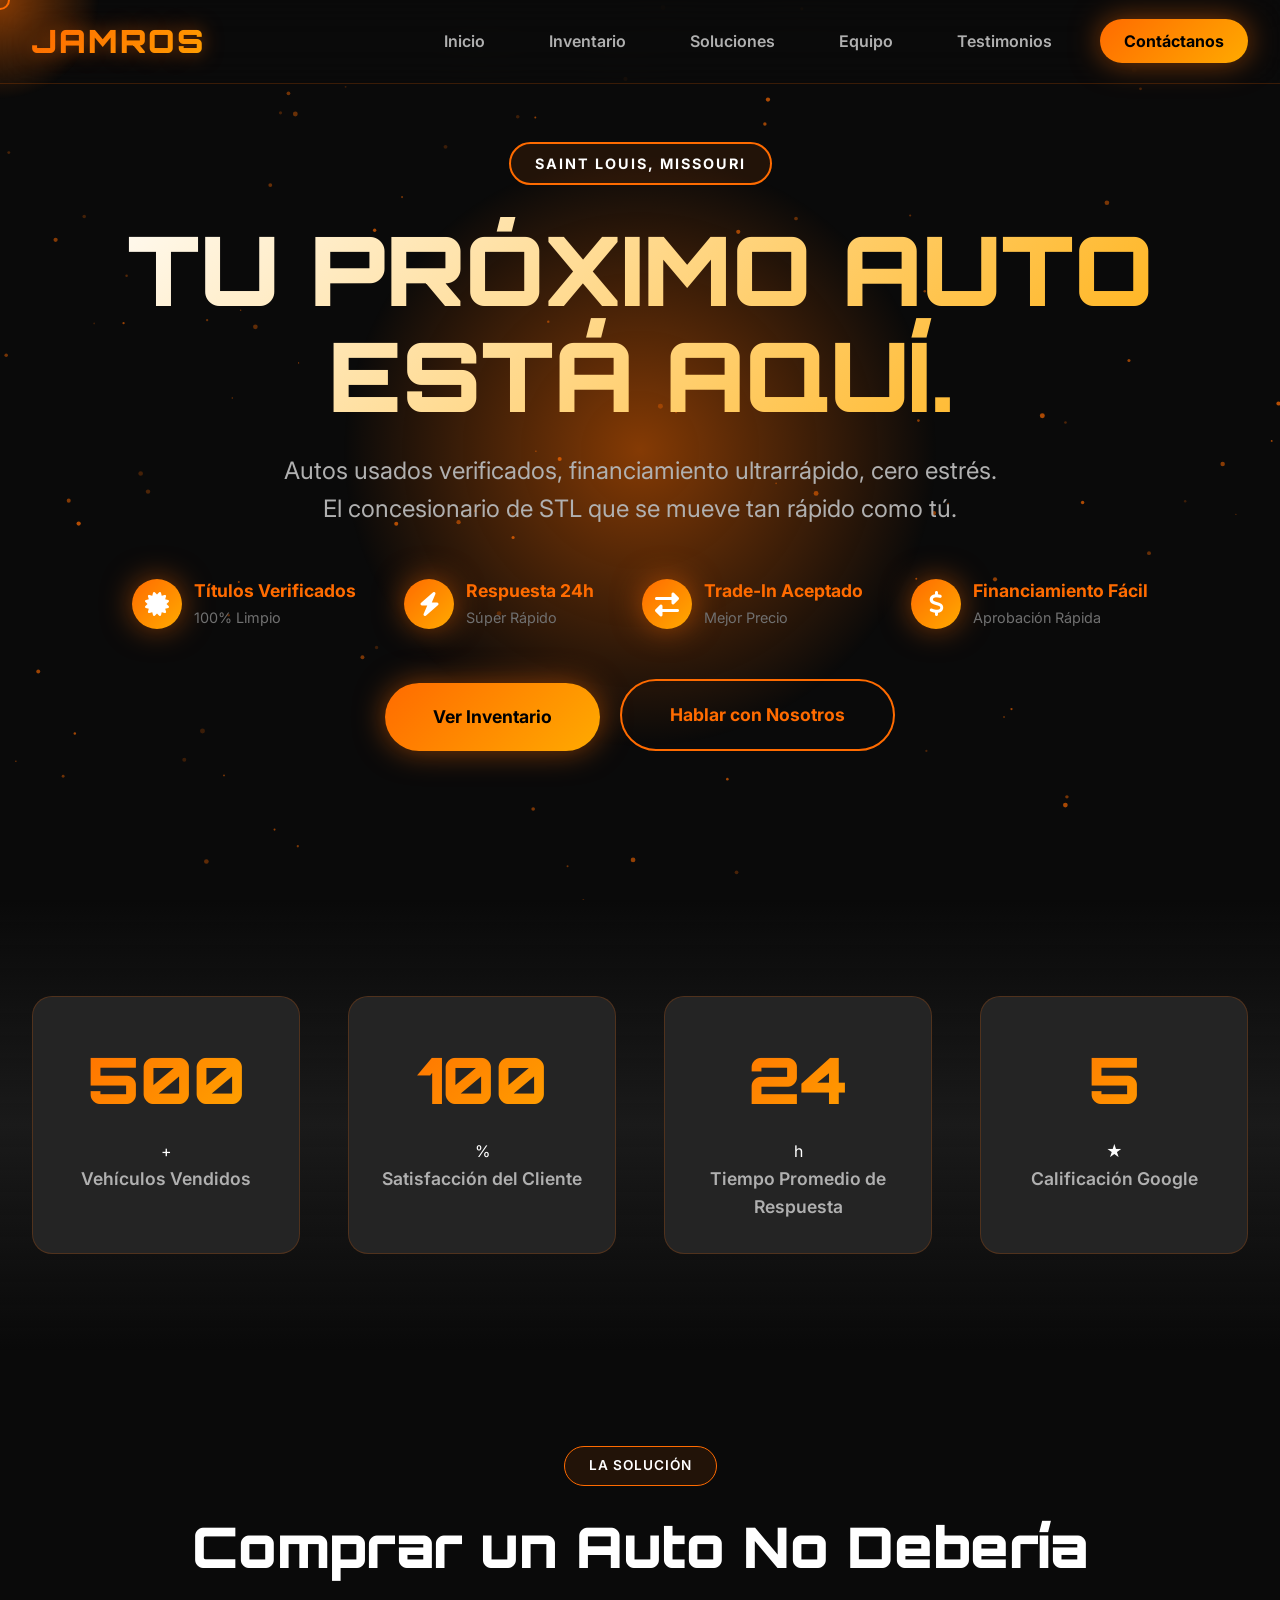
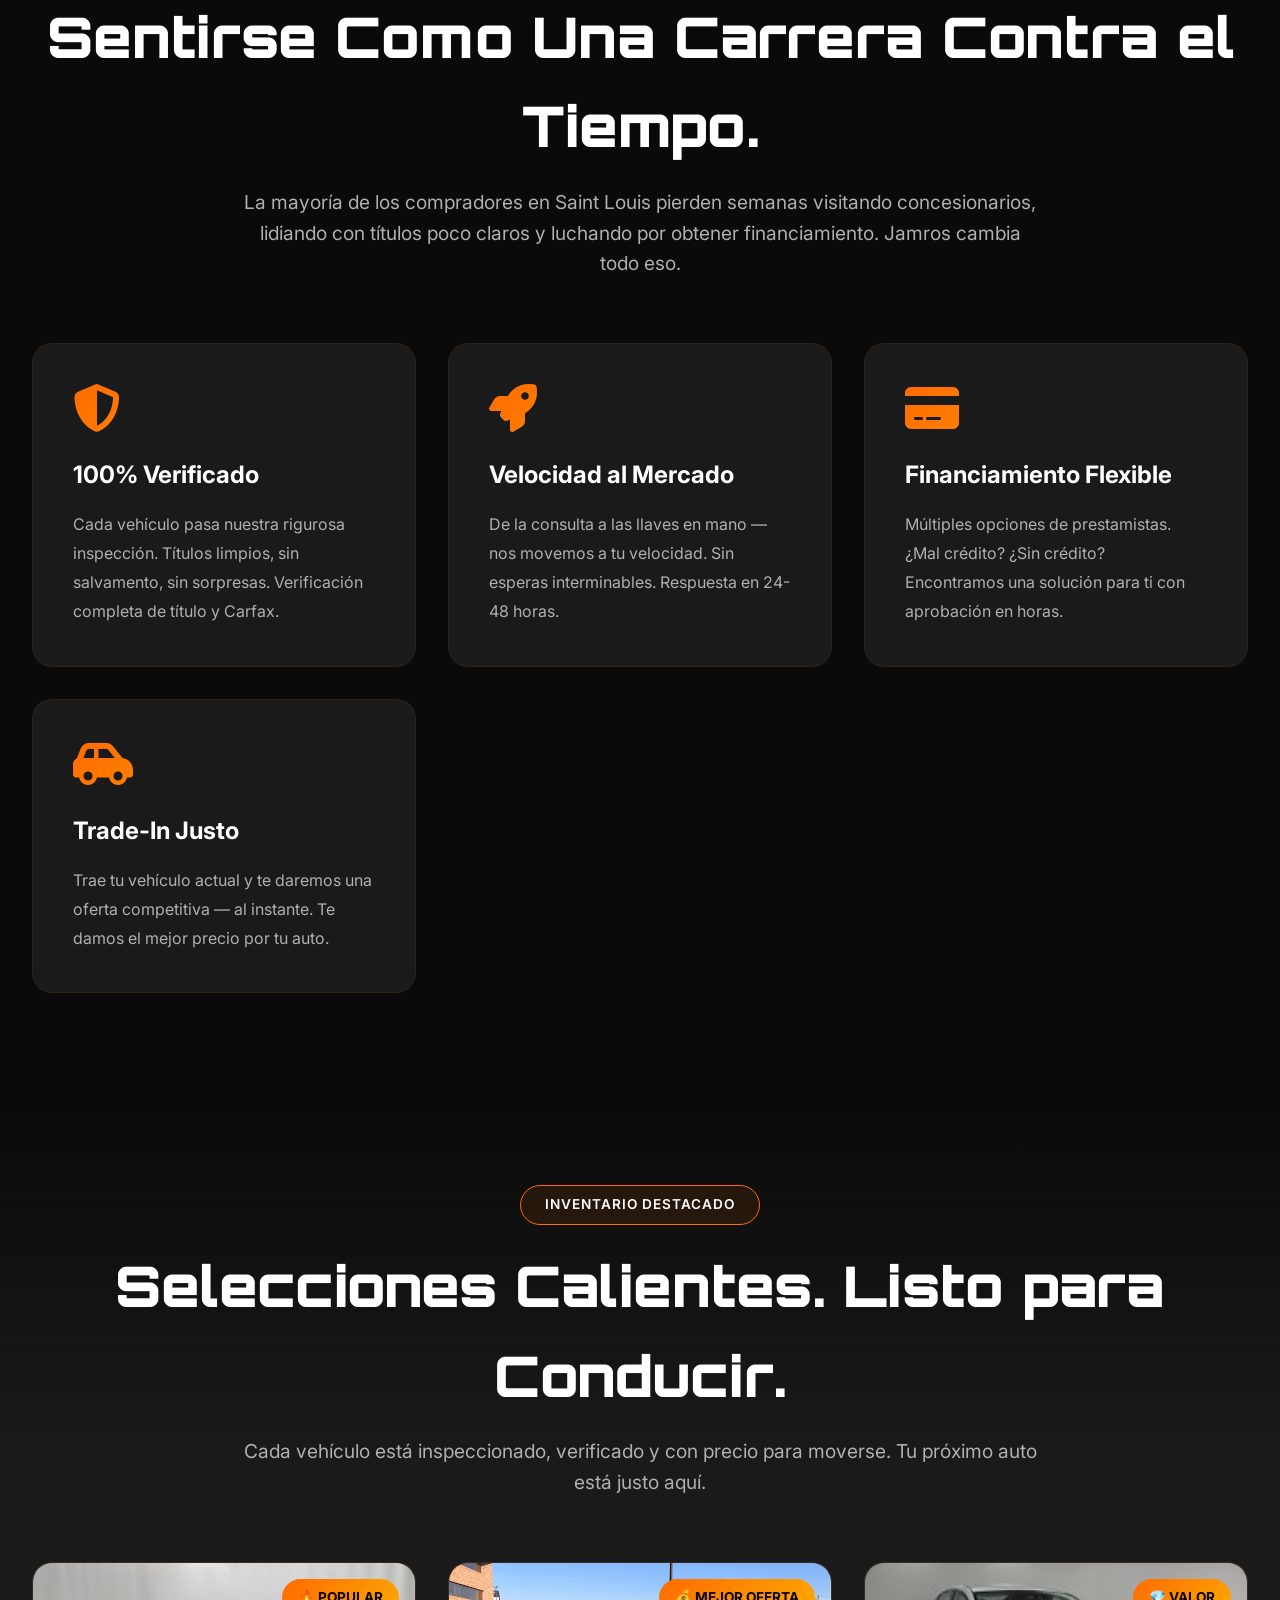
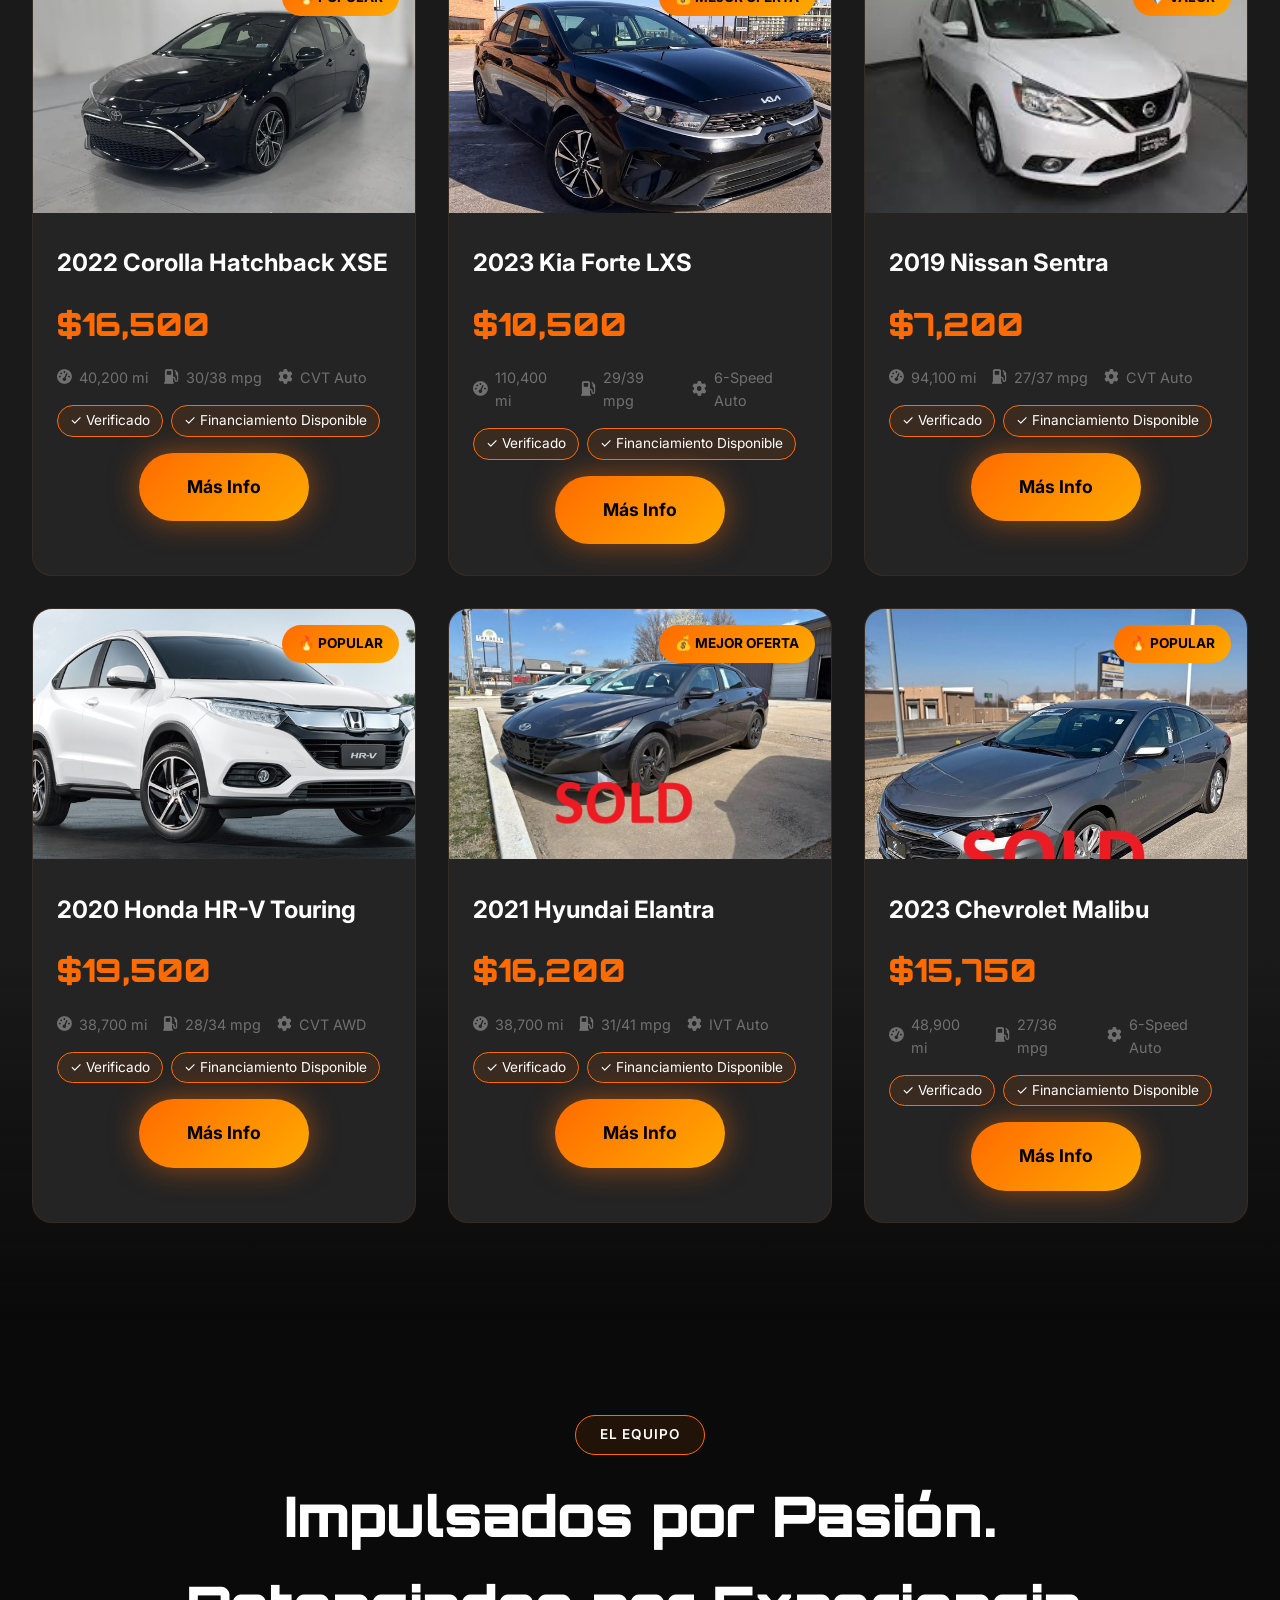
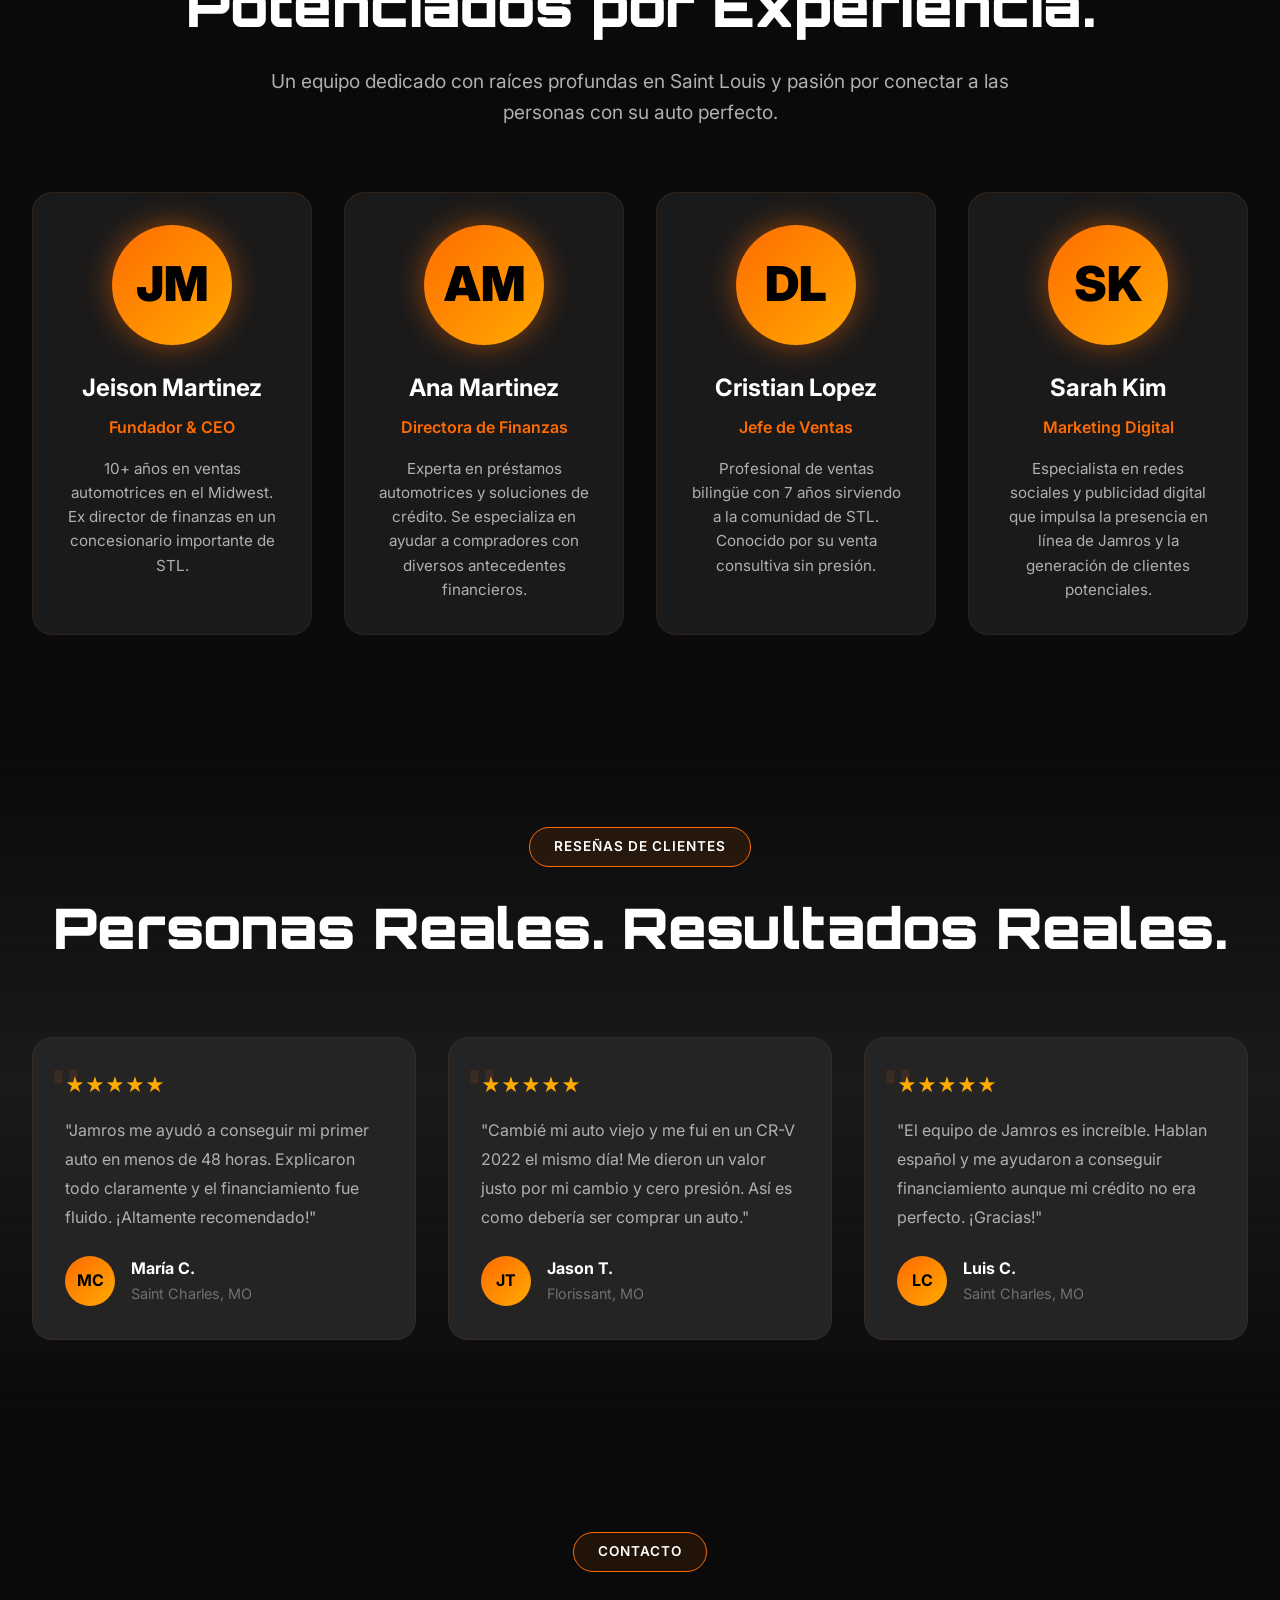
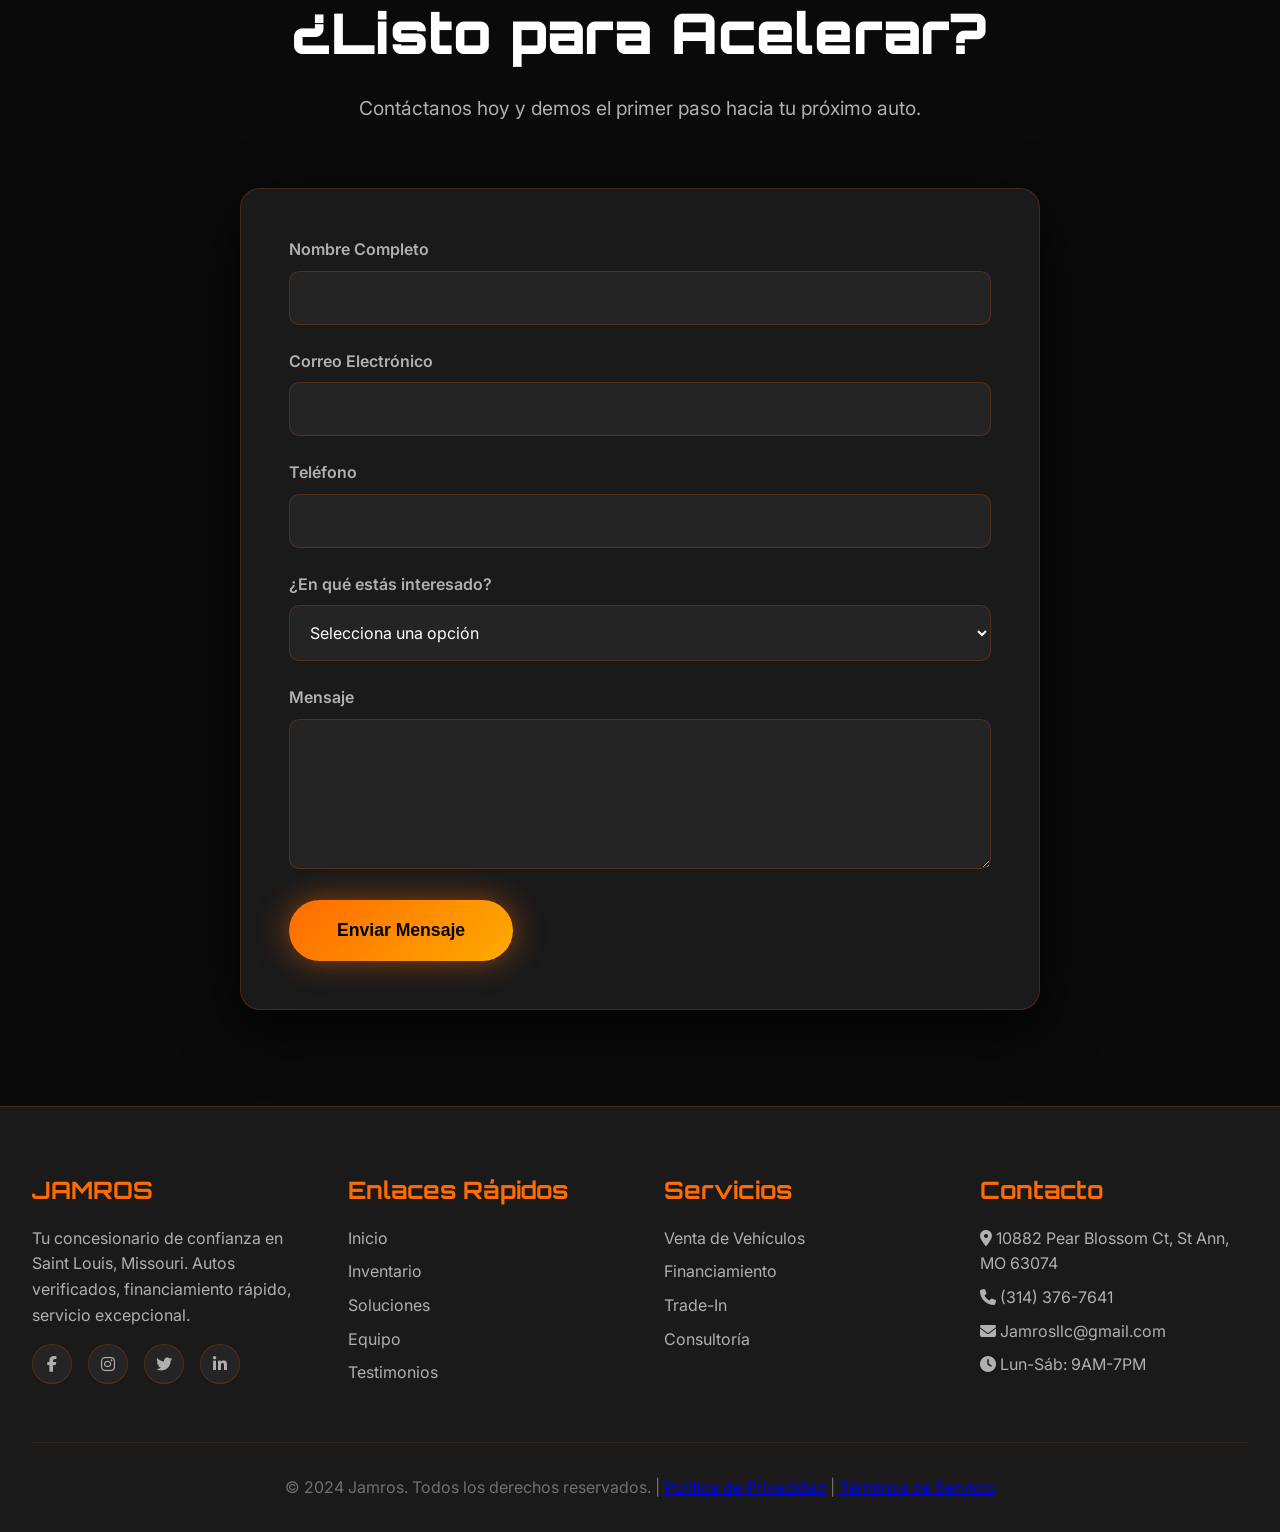
<file: index.html>
<!DOCTYPE html>
<html lang="es">
<head>
    <meta charset="UTF-8">
    <meta name="viewport" content="width=device-width, initial-scale=1.0">
    <meta name="description" content="Jamros - Tu próximo auto está aquí. Autos usados verificados, financiamiento rápido, cero estrés. El concesionario de STL que se mueve tan rápido como tú.">
    <meta name="keywords" content="autos usados, Saint Louis, financiamiento de autos, trade-in, concesionario">
    <title>Jamros - Tu Próximo Auto Está Aquí | Saint Louis, MO</title>
    
    <!-- CDN Libraries -->
    <link rel="stylesheet" href="https://cdnjs.cloudflare.com/ajax/libs/font-awesome/6.4.0/css/all.min.css">
    <link href="https://fonts.googleapis.com/css2?family=Inter:wght@300;400;600;700;900&family=Orbitron:wght@400;700;900&display=swap" rel="stylesheet">
    
    <style>
        /* ============================================
           RESET & BASE STYLES
           ============================================ */
        * {
            margin: 0;
            padding: 0;
            box-sizing: border-box;
        }

        :root {
            /* Dark Mode Color Palette - Inspired by Sports Car Video */
            --color-bg-dark: #0a0a0a;
            --color-bg-card: #1a1a1a;
            --color-bg-elevated: #242424;
            --color-primary: #ff6b00;
            --color-primary-glow: rgba(255, 107, 0, 0.5);
            --color-secondary: #ffaa00;
            --color-accent: #00d4ff;
            --color-text-primary: #ffffff;
            --color-text-secondary: #b0b0b0;
            --color-text-muted: #707070;
            
            /* Spacing */
            --spacing-xs: 0.5rem;
            --spacing-sm: 1rem;
            --spacing-md: 2rem;
            --spacing-lg: 4rem;
            --spacing-xl: 6rem;
            
            /* Shadows & Glows */
            --shadow-glow: 0 0 30px var(--color-primary-glow);
            --shadow-card: 0 10px 40px rgba(0, 0, 0, 0.5);
            --shadow-elevated: 0 20px 60px rgba(0, 0, 0, 0.7);
            
            /* Transitions */
            --transition-fast: 0.2s ease;
            --transition-smooth: 0.4s cubic-bezier(0.4, 0, 0.2, 1);
            --transition-bounce: 0.6s cubic-bezier(0.68, -0.55, 0.265, 1.55);
        }

        html {
            scroll-behavior: smooth;
        }

        body {
            font-family: 'Inter', sans-serif;
            background: var(--color-bg-dark);
            color: var(--color-text-primary);
            overflow-x: hidden;
            line-height: 1.6;
        }

        /* ============================================
           PARTICLE BACKGROUND SYSTEM
           ============================================ */
        #particles-canvas {
            position: fixed;
            top: 0;
            left: 0;
            width: 100%;
            height: 100%;
            z-index: 1;
            pointer-events: none;
        }

        .content-wrapper {
            position: relative;
            z-index: 2;
        }

        /* ============================================
           NAVIGATION BAR - Glassmorphism
           ============================================ */
        nav {
            position: fixed;
            top: 0;
            width: 100%;
            background: rgba(10, 10, 10, 0.8);
            backdrop-filter: blur(20px);
            border-bottom: 1px solid rgba(255, 107, 0, 0.2);
            z-index: 1000;
            transition: var(--transition-smooth);
        }

        nav.scrolled {
            background: rgba(10, 10, 10, 0.95);
            box-shadow: var(--shadow-glow);
        }

        nav .container {
            max-width: 1400px;
            margin: 0 auto;
            padding: 1rem 2rem;
            display: flex;
            justify-content: space-between;
            align-items: center;
        }

        .logo {
            font-family: 'Orbitron', sans-serif;
            font-size: 2rem;
            font-weight: 900;
            background: linear-gradient(135deg, var(--color-primary), var(--color-secondary));
            -webkit-background-clip: text;
            -webkit-text-fill-color: transparent;
            background-clip: text;
            text-shadow: 0 0 20px var(--color-primary-glow);
            letter-spacing: 2px;
            cursor: pointer;
            transition: var(--transition-smooth);
        }

        .logo:hover {
            transform: scale(1.05);
            filter: brightness(1.2);
        }

        nav ul {
            display: flex;
            list-style: none;
            gap: 2rem;
        }

        nav a {
            color: var(--color-text-secondary);
            text-decoration: none;
            font-weight: 600;
            position: relative;
            transition: var(--transition-fast);
            padding: 0.5rem 1rem;
        }

        nav a::before {
            content: '';
            position: absolute;
            bottom: 0;
            left: 50%;
            width: 0;
            height: 2px;
            background: var(--color-primary);
            transform: translateX(-50%);
            transition: var(--transition-smooth);
            box-shadow: var(--shadow-glow);
        }

        nav a:hover {
            color: var(--color-primary);
        }

        nav a:hover::before {
            width: 100%;
        }

        .nav-cta {
            background: linear-gradient(135deg, var(--color-primary), var(--color-secondary));
            padding: 0.75rem 1.5rem !important;
            border-radius: 50px;
            font-weight: 700;
            color: #000 !important;
            box-shadow: var(--shadow-glow);
            transition: var(--transition-smooth);
        }

        .nav-cta:hover {
            transform: translateY(-3px);
            box-shadow: 0 0 40px var(--color-primary-glow);
        }

        .nav-cta::before {
            display: none;
        }

        /* Mobile Menu Toggle */
        .menu-toggle {
            display: none;
            flex-direction: column;
            gap: 5px;
            cursor: pointer;
        }

        .menu-toggle span {
            width: 30px;
            height: 3px;
            background: var(--color-primary);
            border-radius: 3px;
            transition: var(--transition-smooth);
        }

        /* ============================================
           HERO SECTION - Cinematic Entry
           ============================================ */
        .hero {
            min-height: 100vh;
            display: flex;
            align-items: center;
            justify-content: center;
            position: relative;
            overflow: hidden;
            padding: 0 2rem;
        }

        .hero::before {
            content: '';
            position: absolute;
            top: 50%;
            left: 50%;
            width: 600px;
            height: 600px;
            background: radial-gradient(circle, var(--color-primary-glow), transparent 70%);
            transform: translate(-50%, -50%);
            animation: pulse-glow 4s ease-in-out infinite;
            pointer-events: none;
        }

        @keyframes pulse-glow {
            0%, 100% { transform: translate(-50%, -50%) scale(1); opacity: 0.5; }
            50% { transform: translate(-50%, -50%) scale(1.2); opacity: 0.8; }
        }

        .hero-content {
            text-align: center;
            max-width: 1200px;
            position: relative;
            z-index: 10;
        }

        .hero-badge {
            display: inline-block;
            background: rgba(255, 107, 0, 0.1);
            border: 2px solid var(--color-primary);
            padding: 0.5rem 1.5rem;
            border-radius: 50px;
            margin-bottom: 2rem;
            font-weight: 700;
            letter-spacing: 2px;
            text-transform: uppercase;
            font-size: 0.9rem;
            animation: badge-float 3s ease-in-out infinite;
        }

        @keyframes badge-float {
            0%, 100% { transform: translateY(0); }
            50% { transform: translateY(-10px); }
        }

        .hero h1 {
            font-family: 'Orbitron', sans-serif;
            font-size: clamp(2.5rem, 8vw, 6rem);
            font-weight: 900;
            line-height: 1.1;
            margin-bottom: 1.5rem;
            background: linear-gradient(135deg, #ffffff, var(--color-secondary));
            -webkit-background-clip: text;
            -webkit-text-fill-color: transparent;
            background-clip: text;
            animation: title-zoom 1s cubic-bezier(0.4, 0, 0.2, 1) forwards;
            opacity: 0;
        }

        @keyframes title-zoom {
            0% { transform: scale(0.8); opacity: 0; filter: blur(10px); }
            100% { transform: scale(1); opacity: 1; filter: blur(0); }
        }

        .hero p {
            font-size: clamp(1rem, 2vw, 1.5rem);
            color: var(--color-text-secondary);
            margin-bottom: 3rem;
            animation: fade-up 1s ease 0.3s forwards;
            opacity: 0;
        }

        @keyframes fade-up {
            0% { transform: translateY(30px); opacity: 0; }
            100% { transform: translateY(0); opacity: 1; }
        }

        .hero-features {
            display: flex;
            justify-content: center;
            gap: 3rem;
            margin-bottom: 3rem;
            flex-wrap: wrap;
            animation: fade-up 1s ease 0.6s forwards;
            opacity: 0;
        }

        .feature-item {
            display: flex;
            align-items: center;
            gap: 0.75rem;
        }

        .feature-icon {
            width: 50px;
            height: 50px;
            background: linear-gradient(135deg, var(--color-primary), var(--color-secondary));
            border-radius: 50%;
            display: flex;
            align-items: center;
            justify-content: center;
            font-size: 1.5rem;
            box-shadow: var(--shadow-glow);
            animation: icon-spin 20s linear infinite;
        }

        @keyframes icon-spin {
            0% { transform: rotate(0deg); }
            100% { transform: rotate(360deg); }
        }

        .feature-text {
            text-align: left;
        }

        .feature-text strong {
            display: block;
            font-size: 1.1rem;
            color: var(--color-primary);
        }

        .feature-text span {
            font-size: 0.9rem;
            color: var(--color-text-muted);
        }

        .hero-cta {
            animation: fade-up 1s ease 0.9s forwards;
            opacity: 0;
        }

        .btn {
            display: inline-block;
            padding: 1.25rem 3rem;
            font-size: 1.1rem;
            font-weight: 700;
            text-decoration: none;
            border-radius: 50px;
            transition: var(--transition-smooth);
            position: relative;
            overflow: hidden;
            cursor: pointer;
            border: none;
        }

        .btn-primary {
            background: linear-gradient(135deg, var(--color-primary), var(--color-secondary));
            color: #000;
            box-shadow: var(--shadow-glow);
        }

        .btn-primary::before {
            content: '';
            position: absolute;
            top: 50%;
            left: 50%;
            width: 0;
            height: 0;
            background: rgba(255, 255, 255, 0.3);
            border-radius: 50%;
            transform: translate(-50%, -50%);
            transition: width 0.6s, height 0.6s;
        }

        .btn-primary:hover::before {
            width: 400px;
            height: 400px;
        }

        .btn-primary:hover {
            transform: translateY(-5px) scale(1.05);
            box-shadow: 0 0 50px var(--color-primary-glow);
        }

        .btn-secondary {
            background: transparent;
            color: var(--color-primary);
            border: 2px solid var(--color-primary);
            margin-left: 1rem;
        }

        .btn-secondary:hover {
            background: var(--color-primary);
            color: #000;
            transform: translateY(-5px);
        }

        /* ============================================
           STATS SECTION
           ============================================ */
        .stats {
            padding: var(--spacing-xl) 2rem;
            background: linear-gradient(180deg, transparent, var(--color-bg-card) 50%, transparent);
        }

        .stats .container {
            max-width: 1400px;
            margin: 0 auto;
            display: grid;
            grid-template-columns: repeat(auto-fit, minmax(250px, 1fr));
            gap: 3rem;
        }

        .stat-card {
            text-align: center;
            padding: 2rem;
            background: var(--color-bg-elevated);
            border-radius: 20px;
            border: 1px solid rgba(255, 107, 0, 0.2);
            transition: var(--transition-smooth);
            position: relative;
            overflow: hidden;
        }

        .stat-card::before {
            content: '';
            position: absolute;
            top: -50%;
            left: -50%;
            width: 200%;
            height: 200%;
            background: conic-gradient(from 0deg, transparent, var(--color-primary-glow), transparent 30%);
            animation: rotate-border 4s linear infinite;
            opacity: 0;
            transition: var(--transition-smooth);
        }

        @keyframes rotate-border {
            0% { transform: rotate(0deg); }
            100% { transform: rotate(360deg); }
        }

        .stat-card:hover::before {
            opacity: 1;
        }

        .stat-card:hover {
            transform: translateY(-10px);
            box-shadow: var(--shadow-elevated);
            border-color: var(--color-primary);
        }

        .stat-number {
            font-family: 'Orbitron', sans-serif;
            font-size: 4rem;
            font-weight: 900;
            background: linear-gradient(135deg, var(--color-primary), var(--color-secondary));
            -webkit-background-clip: text;
            -webkit-text-fill-color: transparent;
            background-clip: text;
            display: block;
            margin-bottom: 0.5rem;
        }

        .stat-label {
            font-size: 1.1rem;
            color: var(--color-text-secondary);
            font-weight: 600;
        }

        /* ============================================
           SOLUTION SECTION - Problem/Solution Split
           ============================================ */
        .solution {
            padding: var(--spacing-xl) 2rem;
            position: relative;
        }

        .section-title {
            text-align: center;
            margin-bottom: var(--spacing-lg);
        }

        .section-badge {
            display: inline-block;
            background: rgba(255, 107, 0, 0.1);
            border: 1px solid var(--color-primary);
            padding: 0.5rem 1.5rem;
            border-radius: 50px;
            margin-bottom: 1rem;
            font-weight: 600;
            letter-spacing: 1px;
            text-transform: uppercase;
            font-size: 0.85rem;
        }

        .section-title h2 {
            font-family: 'Orbitron', sans-serif;
            font-size: clamp(2rem, 5vw, 3.5rem);
            font-weight: 900;
            margin-bottom: 1rem;
        }

        .section-title p {
            font-size: 1.2rem;
            color: var(--color-text-secondary);
            max-width: 800px;
            margin: 0 auto;
        }

        .solution-grid {
            max-width: 1400px;
            margin: 0 auto;
            display: grid;
            grid-template-columns: repeat(auto-fit, minmax(300px, 1fr));
            gap: 2rem;
        }

        .solution-card {
            background: var(--color-bg-card);
            padding: 2.5rem;
            border-radius: 20px;
            border: 1px solid rgba(255, 107, 0, 0.1);
            transition: var(--transition-smooth);
            position: relative;
        }

        .solution-card::after {
            content: '';
            position: absolute;
            top: 0;
            left: 0;
            right: 0;
            height: 4px;
            background: linear-gradient(90deg, var(--color-primary), var(--color-secondary));
            border-radius: 20px 20px 0 0;
            transform: scaleX(0);
            transition: var(--transition-smooth);
        }

        .solution-card:hover {
            transform: translateY(-10px);
            box-shadow: var(--shadow-elevated);
            border-color: var(--color-primary);
        }

        .solution-card:hover::after {
            transform: scaleX(1);
        }

        .solution-card i {
            font-size: 3rem;
            background: linear-gradient(135deg, var(--color-primary), var(--color-secondary));
            -webkit-background-clip: text;
            -webkit-text-fill-color: transparent;
            background-clip: text;
            margin-bottom: 1.5rem;
            display: block;
        }

        .solution-card h3 {
            font-size: 1.5rem;
            margin-bottom: 1rem;
            font-weight: 700;
        }

        .solution-card p {
            color: var(--color-text-secondary);
            line-height: 1.8;
        }

        /* ============================================
           INVENTORY SECTION - 3D Card Hover
           ============================================ */
        .inventory {
            padding: var(--spacing-xl) 2rem;
            background: linear-gradient(180deg, transparent, var(--color-bg-card) 20%, var(--color-bg-card) 80%, transparent);
        }

        .inventory-grid {
            max-width: 1400px;
            margin: 0 auto;
            display: grid;
            grid-template-columns: repeat(auto-fill, minmax(350px, 1fr));
            gap: 2rem;
        }

        .car-card {
            background: var(--color-bg-elevated);
            border-radius: 20px;
            overflow: hidden;
            transition: var(--transition-smooth);
            position: relative;
            border: 1px solid rgba(255, 107, 0, 0.1);
            transform-style: preserve-3d;
            perspective: 1000px;
        }

        .car-card::before {
            content: '';
            position: absolute;
            top: 0;
            left: 0;
            right: 0;
            bottom: 0;
            background: linear-gradient(135deg, var(--color-primary-glow), transparent);
            opacity: 0;
            transition: var(--transition-smooth);
            z-index: 1;
            pointer-events: none;
        }

        .car-card:hover {
            transform: translateY(-15px) rotateX(5deg);
            box-shadow: var(--shadow-elevated), var(--shadow-glow);
            border-color: var(--color-primary);
        }

        .car-card:hover::before {
            opacity: 0.2;
        }

        .car-image {
            width: 100%;
            height: 250px;
            object-fit: cover;
            transition: var(--transition-smooth);
        }

        .car-card:hover .car-image {
            transform: scale(1.1);
        }

        .car-badge {
            position: absolute;
            top: 1rem;
            right: 1rem;
            background: linear-gradient(135deg, var(--color-primary), var(--color-secondary));
            color: #000;
            padding: 0.5rem 1rem;
            border-radius: 50px;
            font-weight: 700;
            font-size: 0.85rem;
            z-index: 2;
            animation: badge-pulse 2s ease-in-out infinite;
        }

        @keyframes badge-pulse {
            0%, 100% { transform: scale(1); }
            50% { transform: scale(1.05); }
        }

        .car-content {
            padding: 1.5rem;
            position: relative;
            z-index: 2;
        }

        .car-title {
            font-size: 1.5rem;
            font-weight: 700;
            margin-bottom: 1rem;
        }

        .car-price {
            font-family: 'Orbitron', sans-serif;
            font-size: 2rem;
            font-weight: 900;
            color: var(--color-primary);
            margin-bottom: 1rem;
        }

        .car-specs {
            display: flex;
            gap: 1rem;
            margin-bottom: 1rem;
            font-size: 0.9rem;
            color: var(--color-text-muted);
        }

        .car-specs span {
            display: flex;
            align-items: center;
            gap: 0.5rem;
        }

        .car-features {
            display: flex;
            gap: 0.5rem;
            margin-bottom: 1rem;
            flex-wrap: wrap;
        }

        .car-features span {
            background: rgba(255, 107, 0, 0.1);
            padding: 0.25rem 0.75rem;
            border-radius: 20px;
            font-size: 0.85rem;
            border: 1px solid var(--color-primary);
        }

        .car-cta {
            width: 100%;
            text-align: center;
        }

        /* ============================================
           TEAM SECTION
           ============================================ */
        .team {
            padding: var(--spacing-xl) 2rem;
        }

        .team-grid {
            max-width: 1400px;
            margin: 0 auto;
            display: grid;
            grid-template-columns: repeat(auto-fit, minmax(280px, 1fr));
            gap: 2rem;
        }

        .team-card {
            background: var(--color-bg-card);
            padding: 2rem;
            border-radius: 20px;
            text-align: center;
            border: 1px solid rgba(255, 107, 0, 0.1);
            transition: var(--transition-smooth);
            position: relative;
            overflow: hidden;
        }

        .team-card::before {
            content: '';
            position: absolute;
            top: 0;
            left: 0;
            width: 100%;
            height: 100%;
            background: radial-gradient(circle at center, var(--color-primary-glow), transparent 70%);
            opacity: 0;
            transition: var(--transition-smooth);
        }

        .team-card:hover {
            transform: translateY(-10px);
            box-shadow: var(--shadow-elevated);
            border-color: var(--color-primary);
        }

        .team-card:hover::before {
            opacity: 0.3;
        }

        .team-avatar {
            width: 120px;
            height: 120px;
            margin: 0 auto 1.5rem;
            background: linear-gradient(135deg, var(--color-primary), var(--color-secondary));
            border-radius: 50%;
            display: flex;
            align-items: center;
            justify-content: center;
            font-size: 3rem;
            font-weight: 900;
            color: #000;
            box-shadow: var(--shadow-glow);
            position: relative;
            z-index: 1;
        }

        .team-name {
            font-size: 1.5rem;
            font-weight: 700;
            margin-bottom: 0.5rem;
        }

        .team-role {
            color: var(--color-primary);
            font-weight: 600;
            margin-bottom: 1rem;
        }

        .team-bio {
            color: var(--color-text-secondary);
            font-size: 0.95rem;
            line-height: 1.6;
        }

        /* ============================================
           TESTIMONIALS
           ============================================ */
        .testimonials {
            padding: var(--spacing-xl) 2rem;
            background: linear-gradient(180deg, transparent, var(--color-bg-card) 50%, transparent);
        }

        .testimonial-grid {
            max-width: 1400px;
            margin: 0 auto;
            display: grid;
            grid-template-columns: repeat(auto-fit, minmax(350px, 1fr));
            gap: 2rem;
        }

        .testimonial-card {
            background: var(--color-bg-elevated);
            padding: 2rem;
            border-radius: 20px;
            border: 1px solid rgba(255, 107, 0, 0.1);
            transition: var(--transition-smooth);
            position: relative;
        }

        .testimonial-card::before {
            content: '"';
            position: absolute;
            top: 1rem;
            left: 1rem;
            font-size: 6rem;
            font-family: 'Orbitron', sans-serif;
            color: var(--color-primary);
            opacity: 0.1;
            line-height: 1;
        }

        .testimonial-card:hover {
            transform: translateY(-10px);
            box-shadow: var(--shadow-elevated);
            border-color: var(--color-primary);
        }

        .stars {
            color: var(--color-secondary);
            font-size: 1.2rem;
            margin-bottom: 1rem;
        }

        .testimonial-text {
            color: var(--color-text-secondary);
            line-height: 1.8;
            margin-bottom: 1.5rem;
            position: relative;
            z-index: 1;
        }

        .testimonial-author {
            display: flex;
            align-items: center;
            gap: 1rem;
        }

        .author-avatar {
            width: 50px;
            height: 50px;
            background: linear-gradient(135deg, var(--color-primary), var(--color-secondary));
            border-radius: 50%;
            display: flex;
            align-items: center;
            justify-content: center;
            font-weight: 700;
            color: #000;
        }

        .author-info strong {
            display: block;
            font-weight: 700;
        }

        .author-info span {
            font-size: 0.9rem;
            color: var(--color-text-muted);
        }

        /* ============================================
           CONTACT SECTION
           ============================================ */
        .contact {
            padding: var(--spacing-xl) 2rem;
            position: relative;
        }

        .contact-container {
            max-width: 800px;
            margin: 0 auto;
            background: var(--color-bg-card);
            padding: 3rem;
            border-radius: 20px;
            border: 1px solid rgba(255, 107, 0, 0.2);
            box-shadow: var(--shadow-elevated);
        }

        .form-group {
            margin-bottom: 1.5rem;
        }

        .form-group label {
            display: block;
            margin-bottom: 0.5rem;
            font-weight: 600;
            color: var(--color-text-secondary);
        }

        .form-group input,
        .form-group textarea,
        .form-group select {
            width: 100%;
            padding: 1rem;
            background: var(--color-bg-elevated);
            border: 1px solid rgba(255, 107, 0, 0.2);
            border-radius: 10px;
            color: var(--color-text-primary);
            font-family: 'Inter', sans-serif;
            font-size: 1rem;
            transition: var(--transition-smooth);
        }

        .form-group input:focus,
        .form-group textarea:focus,
        .form-group select:focus {
            outline: none;
            border-color: var(--color-primary);
            box-shadow: var(--shadow-glow);
        }

        .form-group textarea {
            resize: vertical;
            min-height: 150px;
        }

        /* ============================================
           FOOTER
           ============================================ */
        footer {
            background: var(--color-bg-card);
            padding: var(--spacing-lg) 2rem 2rem;
            border-top: 1px solid rgba(255, 107, 0, 0.2);
        }

        .footer-content {
            max-width: 1400px;
            margin: 0 auto;
            display: grid;
            grid-template-columns: repeat(auto-fit, minmax(250px, 1fr));
            gap: 3rem;
            margin-bottom: 3rem;
        }

        .footer-section h3 {
            font-family: 'Orbitron', sans-serif;
            font-size: 1.5rem;
            margin-bottom: 1rem;
            color: var(--color-primary);
        }

        .footer-section p,
        .footer-section a {
            color: var(--color-text-secondary);
            text-decoration: none;
            display: block;
            margin-bottom: 0.5rem;
            transition: var(--transition-fast);
        }

        .footer-section a:hover {
            color: var(--color-primary);
            padding-left: 5px;
        }

        .social-links {
            display: flex;
            gap: 1rem;
            margin-top: 1rem;
        }

        .social-links a {
            width: 40px;
            height: 40px;
            background: var(--color-bg-elevated);
            border-radius: 50%;
            display: flex;
            align-items: center;
            justify-content: center;
            border: 1px solid rgba(255, 107, 0, 0.2);
            transition: var(--transition-smooth);
        }

        .social-links a:hover {
            background: var(--color-primary);
            border-color: var(--color-primary);
            transform: translateY(-5px);
            box-shadow: var(--shadow-glow);
        }

        .footer-bottom {
            text-align: center;
            padding-top: 2rem;
            border-top: 1px solid rgba(255, 107, 0, 0.1);
            color: var(--color-text-muted);
        }

        /* ============================================
           RESPONSIVE DESIGN
           ============================================ */
        @media (max-width: 768px) {
            nav ul {
                display: none;
                flex-direction: column;
                position: absolute;
                top: 100%;
                left: 0;
                right: 0;
                background: rgba(10, 10, 10, 0.98);
                padding: 2rem;
                gap: 1rem;
            }

            nav ul.active {
                display: flex;
            }

            .menu-toggle {
                display: flex;
            }

            .hero-features {
                flex-direction: column;
                gap: 1.5rem;
            }

            .btn-secondary {
                margin-left: 0;
                margin-top: 1rem;
            }

            .inventory-grid,
            .solution-grid,
            .team-grid,
            .testimonial-grid {
                grid-template-columns: 1fr;
            }

            .section-title h2 {
                font-size: 2rem;
            }
        }

        /* ============================================
           SCROLL ANIMATIONS
           ============================================ */
        .fade-in {
            opacity: 0;
            transform: translateY(30px);
            transition: opacity 0.8s ease, transform 0.8s ease;
        }

        .fade-in.visible {
            opacity: 1;
            transform: translateY(0);
        }

        /* ============================================
           LOADING ANIMATION
           ============================================ */
        .loader {
            position: fixed;
            top: 0;
            left: 0;
            width: 100%;
            height: 100%;
            background: var(--color-bg-dark);
            display: flex;
            align-items: center;
            justify-content: center;
            z-index: 9999;
            transition: opacity 0.5s ease, visibility 0.5s ease;
        }

        .loader.hidden {
            opacity: 0;
            visibility: hidden;
        }

        .loader-ring {
            width: 100px;
            height: 100px;
            border: 4px solid rgba(255, 107, 0, 0.1);
            border-top-color: var(--color-primary);
            border-radius: 50%;
            animation: spin 1s linear infinite;
        }

        @keyframes spin {
            to { transform: rotate(360deg); }
        }

        /* ============================================
           CURSOR GLOW EFFECT
           ============================================ */
        .cursor-glow {
            position: fixed;
            width: 20px;
            height: 20px;
            border: 2px solid var(--color-primary);
            border-radius: 50%;
            pointer-events: none;
            z-index: 9998;
            transition: transform 0.15s ease;
            transform: translate(-50%, -50%);
        }

        .cursor-glow::before {
            content: '';
            position: absolute;
            top: 50%;
            left: 50%;
            transform: translate(-50%, -50%);
            width: 200px;
            height: 200px;
            background: radial-gradient(circle, var(--color-primary-glow), transparent 70%);
            pointer-events: none;
        }
    </style>
</head>
<body>
    <!-- Loading Screen -->
    <div class="loader">
        <div class="loader-ring"></div>
    </div>

    <!-- Custom Cursor Glow -->
    <div class="cursor-glow"></div>

    <!-- Particle Background -->
    <canvas id="particles-canvas"></canvas>

    <!-- Content Wrapper -->
    <div class="content-wrapper">
        <!-- Navigation -->
        <nav id="navbar">
            <div class="container">
                <div class="logo">JAMROS</div>
                <div class="menu-toggle" id="menuToggle">
                    <span></span>
                    <span></span>
                    <span></span>
                </div>
                <ul id="navMenu">
                    <li><a href="#inicio">Inicio</a></li>
                    <li><a href="#inventario">Inventario</a></li>
                    <li><a href="#soluciones">Soluciones</a></li>
                    <li><a href="#equipo">Equipo</a></li>
                    <li><a href="#testimonios">Testimonios</a></li>
                    <li><a href="#contacto" class="nav-cta">Contáctanos</a></li>
                </ul>
            </div>
        </nav>

        <!-- Hero Section -->
        <section class="hero" id="inicio">
            <div class="hero-content">
                <div class="hero-badge">Saint Louis, Missouri</div>
                <h1>TU PRÓXIMO AUTO ESTÁ AQUÍ.</h1>
                <p>Autos usados verificados, financiamiento ultrarrápido, cero estrés.<br>
                El concesionario de STL que se mueve tan rápido como tú.</p>
                
                <div class="hero-features">
                    <div class="feature-item">
                        <div class="feature-icon">
                            <i class="fas fa-certificate"></i>
                        </div>
                        <div class="feature-text">
                            <strong>Títulos Verificados</strong>
                            <span>100% Limpio</span>
                        </div>
                    </div>
                    <div class="feature-item">
                        <div class="feature-icon">
                            <i class="fas fa-bolt"></i>
                        </div>
                        <div class="feature-text">
                            <strong>Respuesta 24h</strong>
                            <span>Súper Rápido</span>
                        </div>
                    </div>
                    <div class="feature-item">
                        <div class="feature-icon">
                            <i class="fas fa-exchange-alt"></i>
                        </div>
                        <div class="feature-text">
                            <strong>Trade-In Aceptado</strong>
                            <span>Mejor Precio</span>
                        </div>
                    </div>
                    <div class="feature-item">
                        <div class="feature-icon">
                            <i class="fas fa-dollar-sign"></i>
                        </div>
                        <div class="feature-text">
                            <strong>Financiamiento Fácil</strong>
                            <span>Aprobación Rápida</span>
                        </div>
                    </div>
                </div>

                <div class="hero-cta">
                    <a href="#inventario" class="btn btn-primary">Ver Inventario</a>
                    <a href="#contacto" class="btn btn-secondary">Hablar con Nosotros</a>
                </div>
            </div>
        </section>

        <!-- Stats Section -->
        <section class="stats">
            <div class="container">
                <div class="stat-card fade-in">
                    <span class="stat-number" data-target="500">0</span>+
                    <div class="stat-label">Vehículos Vendidos</div>
                </div>
                <div class="stat-card fade-in">
                    <span class="stat-number" data-target="100">0</span>%
                    <div class="stat-label">Satisfacción del Cliente</div>
                </div>
                <div class="stat-card fade-in">
                    <span class="stat-number" data-target="24">0</span>h
                    <div class="stat-label">Tiempo Promedio de Respuesta</div>
                </div>
                <div class="stat-card fade-in">
                    <span class="stat-number" data-target="5">0</span>★
                    <div class="stat-label">Calificación Google</div>
                </div>
            </div>
        </section>

        <!-- Solution Section -->
        <section class="solution" id="soluciones">
            <div class="section-title fade-in">
                <div class="section-badge">LA SOLUCIÓN</div>
                <h2>Comprar un Auto No Debería<br>Sentirse Como Una Carrera Contra el Tiempo.</h2>
                <p>La mayoría de los compradores en Saint Louis pierden semanas visitando concesionarios, lidiando con títulos poco claros y luchando por obtener financiamiento. Jamros cambia todo eso.</p>
            </div>

            <div class="solution-grid">
                <div class="solution-card fade-in">
                    <i class="fas fa-shield-alt"></i>
                    <h3>100% Verificado</h3>
                    <p>Cada vehículo pasa nuestra rigurosa inspección. Títulos limpios, sin salvamento, sin sorpresas. Verificación completa de título y Carfax.</p>
                </div>
                <div class="solution-card fade-in">
                    <i class="fas fa-rocket"></i>
                    <h3>Velocidad al Mercado</h3>
                    <p>De la consulta a las llaves en mano — nos movemos a tu velocidad. Sin esperas interminables. Respuesta en 24-48 horas.</p>
                </div>
                <div class="solution-card fade-in">
                    <i class="fas fa-credit-card"></i>
                    <h3>Financiamiento Flexible</h3>
                    <p>Múltiples opciones de prestamistas. ¿Mal crédito? ¿Sin crédito? Encontramos una solución para ti con aprobación en horas.</p>
                </div>
                <div class="solution-card fade-in">
                    <i class="fas fa-car-side"></i>
                    <h3>Trade-In Justo</h3>
                    <p>Trae tu vehículo actual y te daremos una oferta competitiva — al instante. Te damos el mejor precio por tu auto.</p>
                </div>
            </div>
        </section>

        <!-- Inventory Section -->
        <section class="inventory" id="inventario">
            <div class="section-title fade-in">
                <div class="section-badge">INVENTARIO DESTACADO</div>
                <h2>Selecciones Calientes. Listo para Conducir.</h2>
                <p>Cada vehículo está inspeccionado, verificado y con precio para moverse. Tu próximo auto está justo aquí.</p>
            </div>

            <div class="inventory-grid">
                <!-- Car Card 1 -->
                <div class="car-card fade-in">
                    <div class="car-badge">🔥 POPULAR</div>
                    <img src="2022 COROLLA H.jpg" alt="2022 Corolla Hatchback XSE" class="car-image">
                    <div class="car-content">
                        <h3 class="car-title">2022 Corolla Hatchback XSE</h3>
                        <div class="car-price">$16,500</div>
                        <div class="car-specs">
                            <span><i class="fas fa-tachometer-alt"></i> 40,200 mi</span>
                            <span><i class="fas fa-gas-pump"></i> 30/38 mpg</span>
                            <span><i class="fas fa-cog"></i> CVT Auto</span>
                        </div>
                        <div class="car-features">
                            <span>✓ Verificado</span>
                            <span>✓ Financiamiento Disponible</span>
                        </div>
                        <div class="car-cta">
                            <a href="#contacto" class="btn btn-primary">Más Info</a>
                        </div>
                    </div>
                </div>

                <!-- Car Card 2 -->
                <div class="car-card fade-in">
                    <div class="car-badge">💰 MEJOR OFERTA</div>
                    <img src="Kia 1.jpg" alt="2023 Kia Forte LXS" class="car-image">
                    <div class="car-content">
                        <h3 class="car-title">2023 Kia Forte LXS</h3>
                        <div class="car-price">$10,500</div>
                        <div class="car-specs">
                            <span><i class="fas fa-tachometer-alt"></i> 110,400 mi</span>
                            <span><i class="fas fa-gas-pump"></i> 29/39 mpg</span>
                            <span><i class="fas fa-cog"></i> 6-Speed Auto</span>
                        </div>
                        <div class="car-features">
                            <span>✓ Verificado</span>
                            <span>✓ Financiamiento Disponible</span>
                        </div>
                        <div class="car-cta">
                            <a href="#contacto" class="btn btn-primary">Más Info</a>
                        </div>
                    </div>
                </div>

                <!-- Car Card 3 -->
                <div class="car-card fade-in">
                    <div class="car-badge">💎 VALOR</div>
                    <img src="Nissan 2019.jpg" alt="2019 Nissan Sentra" class="car-image">
                    <div class="car-content">
                        <h3 class="car-title">2019 Nissan Sentra</h3>
                        <div class="car-price">$7,200</div>
                        <div class="car-specs">
                            <span><i class="fas fa-tachometer-alt"></i> 94,100 mi</span>
                            <span><i class="fas fa-gas-pump"></i> 27/37 mpg</span>
                            <span><i class="fas fa-cog"></i> CVT Auto</span>
                        </div>
                        <div class="car-features">
                            <span>✓ Verificado</span>
                            <span>✓ Financiamiento Disponible</span>
                        </div>
                        <div class="car-cta">
                            <a href="#contacto" class="btn btn-primary">Más Info</a>
                        </div>
                    </div>
                </div>

                <!-- Car Card 4 -->
                <div class="car-card fade-in">
                    <div class="car-badge">🔥 POPULAR</div>
                    <img src="HONDA HRV.jpg" alt="2020 Honda HR-V Touring" class="car-image">
                    <div class="car-content">
                        <h3 class="car-title">2020 Honda HR-V Touring</h3>
                        <div class="car-price">$19,500</div>
                        <div class="car-specs">
                            <span><i class="fas fa-tachometer-alt"></i> 38,700 mi</span>
                            <span><i class="fas fa-gas-pump"></i> 28/34 mpg</span>
                            <span><i class="fas fa-cog"></i> CVT AWD</span>
                        </div>
                        <div class="car-features">
                            <span>✓ Verificado</span>
                            <span>✓ Financiamiento Disponible</span>
                        </div>
                        <div class="car-cta">
                            <a href="#contacto" class="btn btn-primary">Más Info</a>
                        </div>
                    </div>
                </div>

                <!-- Car Card 5 -->
                <div class="car-card fade-in">
                    <div class="car-badge">💰 MEJOR OFERTA</div>
                    <img src="ELANTRA 2021.jpg" alt="2021 Hyundai Elantra" class="car-image">
                    <div class="car-content">
                        <h3 class="car-title">2021 Hyundai Elantra</h3>
                        <div class="car-price">$16,200</div>
                        <div class="car-specs">
                            <span><i class="fas fa-tachometer-alt"></i> 38,700 mi</span>
                            <span><i class="fas fa-gas-pump"></i> 31/41 mpg</span>
                            <span><i class="fas fa-cog"></i> IVT Auto</span>
                        </div>
                        <div class="car-features">
                            <span>✓ Verificado</span>
                            <span>✓ Financiamiento Disponible</span>
                        </div>
                        <div class="car-cta">
                            <a href="#contacto" class="btn btn-primary">Más Info</a>
                        </div>
                    </div>
                </div>

                <!-- Car Card 6 -->
                <div class="car-card fade-in">
                    <div class="car-badge">🔥 POPULAR</div>
                    <img src="MALIBU 2023.jpg" alt="2023 Chevrolet Malibu" class="car-image">
                    <div class="car-content">
                        <h3 class="car-title">2023 Chevrolet Malibu</h3>
                        <div class="car-price">$15,750</div>
                        <div class="car-specs">
                            <span><i class="fas fa-tachometer-alt"></i> 48,900 mi</span>
                            <span><i class="fas fa-gas-pump"></i> 27/36 mpg</span>
                            <span><i class="fas fa-cog"></i> 6-Speed Auto</span>
                        </div>
                        <div class="car-features">
                            <span>✓ Verificado</span>
                            <span>✓ Financiamiento Disponible</span>
                        </div>
                        <div class="car-cta">
                            <a href="#contacto" class="btn btn-primary">Más Info</a>
                        </div>
                    </div>
                </div>
            </div>
        </section>

        <!-- Team Section -->
        <section class="team" id="equipo">
            <div class="section-title fade-in">
                <div class="section-badge">EL EQUIPO</div>
                <h2>Impulsados por Pasión.<br>Potenciados por Experiencia.</h2>
                <p>Un equipo dedicado con raíces profundas en Saint Louis y pasión por conectar a las personas con su auto perfecto.</p>
            </div>

            <div class="team-grid">
                <div class="team-card fade-in">
                    <div class="team-avatar">JM</div>
                    <h3 class="team-name">Jeison Martinez</h3>
                    <div class="team-role">Fundador & CEO</div>
                    <p class="team-bio">10+ años en ventas automotrices en el Midwest. Ex director de finanzas en un concesionario importante de STL.</p>
                </div>

                <div class="team-card fade-in">
                    <div class="team-avatar">AM</div>
                    <h3 class="team-name">Ana Martinez</h3>
                    <div class="team-role">Directora de Finanzas</div>
                    <p class="team-bio">Experta en préstamos automotrices y soluciones de crédito. Se especializa en ayudar a compradores con diversos antecedentes financieros.</p>
                </div>

                <div class="team-card fade-in">
                    <div class="team-avatar">DL</div>
                    <h3 class="team-name">Cristian Lopez</h3>
                    <div class="team-role">Jefe de Ventas</div>
                    <p class="team-bio">Profesional de ventas bilingüe con 7 años sirviendo a la comunidad de STL. Conocido por su venta consultiva sin presión.</p>
                </div>

                <div class="team-card fade-in">
                    <div class="team-avatar">SK</div>
                    <h3 class="team-name">Sarah Kim</h3>
                    <div class="team-role">Marketing Digital</div>
                    <p class="team-bio">Especialista en redes sociales y publicidad digital que impulsa la presencia en línea de Jamros y la generación de clientes potenciales.</p>
                </div>
            </div>
        </section>

        <!-- Testimonials Section -->
        <section class="testimonials" id="testimonios">
            <div class="section-title fade-in">
                <div class="section-badge">RESEÑAS DE CLIENTES</div>
                <h2>Personas Reales. Resultados Reales.</h2>
            </div>

            <div class="testimonial-grid">
                <div class="testimonial-card fade-in">
                    <div class="stars">★★★★★</div>
                    <p class="testimonial-text">"Jamros me ayudó a conseguir mi primer auto en menos de 48 horas. Explicaron todo claramente y el financiamiento fue fluido. ¡Altamente recomendado!"</p>
                    <div class="testimonial-author">
                        <div class="author-avatar">MC</div>
                        <div class="author-info">
                            <strong>María C.</strong>
                            <span>Saint Charles, MO</span>
                        </div>
                    </div>
                </div>

                <div class="testimonial-card fade-in">
                    <div class="stars">★★★★★</div>
                    <p class="testimonial-text">"Cambié mi auto viejo y me fui en un CR-V 2022 el mismo día! Me dieron un valor justo por mi cambio y cero presión. Así es como debería ser comprar un auto."</p>
                    <div class="testimonial-author">
                        <div class="author-avatar">JT</div>
                        <div class="author-info">
                            <strong>Jason T.</strong>
                            <span>Florissant, MO</span>
                        </div>
                    </div>
                </div>

                <div class="testimonial-card fade-in">
                    <div class="stars">★★★★★</div>
                    <p class="testimonial-text">"El equipo de Jamros es increíble. Hablan español y me ayudaron a conseguir financiamiento aunque mi crédito no era perfecto. ¡Gracias!"</p>
                    <div class="testimonial-author">
                        <div class="author-avatar">LC</div>
                        <div class="author-info">
                            <strong>Luis C.</strong>
                            <span>Saint Charles, MO</span>
                        </div>
                    </div>
                </div>
            </div>
        </section>

        <!-- Contact Section -->
        <section class="contact" id="contacto">
            <div class="section-title fade-in">
                <div class="section-badge">CONTACTO</div>
                <h2>¿Listo para Acelerar?</h2>
                <p>Contáctanos hoy y demos el primer paso hacia tu próximo auto.</p>
            </div>

            <div class="contact-container fade-in">
                <form id="contactForm">
                    <div class="form-group">
                        <label for="name">Nombre Completo</label>
                        <input type="text" id="name" name="name" required>
                    </div>
                    <div class="form-group">
                        <label for="email">Correo Electrónico</label>
                        <input type="email" id="email" name="email" required>
                    </div>
                    <div class="form-group">
                        <label for="phone">Teléfono</label>
                        <input type="tel" id="phone" name="phone" required>
                    </div>
                    <div class="form-group">
                        <label for="interest">¿En qué estás interesado?</label>
                        <select id="interest" name="interest" required>
                            <option value="">Selecciona una opción</option>
                            <option value="comprar">Comprar un Auto</option>
                            <option value="financiamiento">Opciones de Financiamiento</option>
                            <option value="tradein">Evaluación de Trade-In</option>
                            <option value="otro">Otro</option>
                        </select>
                    </div>
                    <div class="form-group">
                        <label for="message">Mensaje</label>
                        <textarea id="message" name="message" required></textarea>
                    </div>
                    <button type="submit" class="btn btn-primary">Enviar Mensaje</button>
                </form>
            </div>
        </section>

        <!-- Footer -->
        <footer>
            <div class="footer-content">
                <div class="footer-section">
                    <h3>JAMROS</h3>
                    <p>Tu concesionario de confianza en Saint Louis, Missouri. Autos verificados, financiamiento rápido, servicio excepcional.</p>
                    <div class="social-links">
                        <a href="#"><i class="fab fa-facebook-f"></i></a>
                        <a href="#"><i class="fab fa-instagram"></i></a>
                        <a href="#"><i class="fab fa-twitter"></i></a>
                        <a href="#"><i class="fab fa-linkedin-in"></i></a>
                    </div>
                </div>

                <div class="footer-section">
                    <h3>Enlaces Rápidos</h3>
                    <a href="#inicio">Inicio</a>
                    <a href="#inventario">Inventario</a>
                    <a href="#soluciones">Soluciones</a>
                    <a href="#equipo">Equipo</a>
                    <a href="#testimonios">Testimonios</a>
                </div>

                <div class="footer-section">
                    <h3>Servicios</h3>
                    <a href="#inventario">Venta de Vehículos</a>
                    <a href="#soluciones">Financiamiento</a>
                    <a href="#soluciones">Trade-In</a>
                    <a href="#contacto">Consultoría</a>
                </div>

                <div class="footer-section">
                    <h3>Contacto</h3>
                    <p><i class="fas fa-map-marker-alt"></i> 10882 Pear Blossom Ct, St Ann, MO 63074</p>
                    <p><i class="fas fa-phone"></i> (314) 376-7641</p>
                    <p><i class="fas fa-envelope"></i> Jamrosllc@gmail.com</p>
                    <p><i class="fas fa-clock"></i> Lun-Sáb: 9AM-7PM</p>
                </div>
            </div>

            <div class="footer-bottom">
                <p>&copy; 2024 Jamros. Todos los derechos reservados. | <a href="#">Política de Privacidad</a> | <a href="#">Términos de Servicio</a></p>
            </div>
        </footer>
    </div>

    <!-- JavaScript -->
    <script>
        // ============================================
        // LOADING SCREEN
        // ============================================
        window.addEventListener('load', () => {
            const loader = document.querySelector('.loader');
            setTimeout(() => {
                loader.classList.add('hidden');
            }, 1000);
        });

        // ============================================
        // PARTICLE SYSTEM - Cinematic Background
        // ============================================
        const canvas = document.getElementById('particles-canvas');
        const ctx = canvas.getContext('2d');
        canvas.width = window.innerWidth;
        canvas.height = window.innerHeight;

        class Particle {
            constructor() {
                this.x = Math.random() * canvas.width;
                this.y = Math.random() * canvas.height;
                this.size = Math.random() * 2 + 0.5;
                this.speedX = Math.random() * 0.5 - 0.25;
                this.speedY = Math.random() * 0.5 - 0.25;
                this.opacity = Math.random() * 0.5 + 0.2;
            }

            update() {
                this.x += this.speedX;
                this.y += this.speedY;

                if (this.x > canvas.width) this.x = 0;
                if (this.x < 0) this.x = canvas.width;
                if (this.y > canvas.height) this.y = 0;
                if (this.y < 0) this.y = canvas.height;
            }

            draw() {
                ctx.fillStyle = `rgba(255, 107, 0, ${this.opacity})`;
                ctx.beginPath();
                ctx.arc(this.x, this.y, this.size, 0, Math.PI * 2);
                ctx.fill();
            }
        }

        const particlesArray = [];
        const numberOfParticles = 100;

        for (let i = 0; i < numberOfParticles; i++) {
            particlesArray.push(new Particle());
        }

        function animateParticles() {
            ctx.clearRect(0, 0, canvas.width, canvas.height);
            particlesArray.forEach(particle => {
                particle.update();
                particle.draw();
            });
            requestAnimationFrame(animateParticles);
        }

        animateParticles();

        window.addEventListener('resize', () => {
            canvas.width = window.innerWidth;
            canvas.height = window.innerHeight;
        });

        // ============================================
        // CUSTOM CURSOR GLOW
        // ============================================
        const cursorGlow = document.querySelector('.cursor-glow');
        document.addEventListener('mousemove', (e) => {
            cursorGlow.style.left = e.clientX + 'px';
            cursorGlow.style.top = e.clientY + 'px';
        });

        // ============================================
        // NAVIGATION SCROLL EFFECT
        // ============================================
        const navbar = document.getElementById('navbar');
        window.addEventListener('scroll', () => {
            if (window.scrollY > 100) {
                navbar.classList.add('scrolled');
            } else {
                navbar.classList.remove('scrolled');
            }
        });

        // ============================================
        // MOBILE MENU TOGGLE
        // ============================================
        const menuToggle = document.getElementById('menuToggle');
        const navMenu = document.getElementById('navMenu');

        menuToggle.addEventListener('click', () => {
            navMenu.classList.toggle('active');
        });

        // ============================================
        // SCROLL ANIMATIONS - Intersection Observer
        // ============================================
        const observerOptions = {
            threshold: 0.1,
            rootMargin: '0px 0px -50px 0px'
        };

        const observer = new IntersectionObserver((entries) => {
            entries.forEach(entry => {
                if (entry.isIntersecting) {
                    entry.target.classList.add('visible');
                }
            });
        }, observerOptions);

        document.querySelectorAll('.fade-in').forEach(el => {
            observer.observe(el);
        });

        // ============================================
        // ANIMATED COUNTERS
        // ============================================
        const counters = document.querySelectorAll('.stat-number');
        const speed = 200;

        const countUp = (counter) => {
            const target = +counter.getAttribute('data-target');
            const count = +counter.innerText;
            const increment = target / speed;

            if (count < target) {
                counter.innerText = Math.ceil(count + increment);
                setTimeout(() => countUp(counter), 1);
            } else {
                counter.innerText = target;
            }
        };

        const counterObserver = new IntersectionObserver((entries) => {
            entries.forEach(entry => {
                if (entry.isIntersecting) {
                    countUp(entry.target);
                    counterObserver.unobserve(entry.target);
                }
            });
        }, { threshold: 0.5 });

        counters.forEach(counter => {
            counterObserver.observe(counter);
        });

        // ============================================
        // SMOOTH SCROLL FOR NAVIGATION LINKS
        // ============================================
        document.querySelectorAll('a[href^="#"]').forEach(anchor => {
            anchor.addEventListener('click', function (e) {
                e.preventDefault();
                const target = document.querySelector(this.getAttribute('href'));
                if (target) {
                    target.scrollIntoView({
                        behavior: 'smooth',
                        block: 'start'
                    });
                    navMenu.classList.remove('active');
                }
            });
        });

        // ============================================
        // FORM SUBMISSION
        // ============================================
        const contactForm = document.getElementById('contactForm');
        contactForm.addEventListener('submit', (e) => {
            e.preventDefault();
            
            // Get form data
            const formData = new FormData(contactForm);
            const data = Object.fromEntries(formData);
            
            // Here you would typically send the data to your backend
            console.log('Form submitted:', data);
            
            // Show success message (you can customize this)
            alert('¡Gracias por contactarnos! Te responderemos en 24 horas.');
            contactForm.reset();
        });

        // ============================================
        // 3D TILT EFFECT ON CAR CARDS (Mouse Movement)
        // ============================================
        const carCards = document.querySelectorAll('.car-card');

        carCards.forEach(card => {
            card.addEventListener('mousemove', (e) => {
                const rect = card.getBoundingClientRect();
                const x = e.clientX - rect.left;
                const y = e.clientY - rect.top;
                
                const centerX = rect.width / 2;
                const centerY = rect.height / 2;
                
                const rotateX = (y - centerY) / 20;
                const rotateY = (centerX - x) / 20;
                
                card.style.transform = `perspective(1000px) rotateX(${rotateX}deg) rotateY(${rotateY}deg) translateY(-15px)`;
            });
            
            card.addEventListener('mouseleave', () => {
                card.style.transform = 'perspective(1000px) rotateX(0) rotateY(0) translateY(0)';
            });
        });

        // ============================================
        // PARALLAX EFFECT ON SCROLL
        // ============================================
        window.addEventListener('scroll', () => {
            const scrolled = window.pageYOffset;
            const parallaxElements = document.querySelectorAll('.hero-content');
            
            parallaxElements.forEach(element => {
                const speed = 0.5;
                element.style.transform = `translateY(${scrolled * speed}px)`;
            });
        });
    </script>
</body>
</html>
</file>
